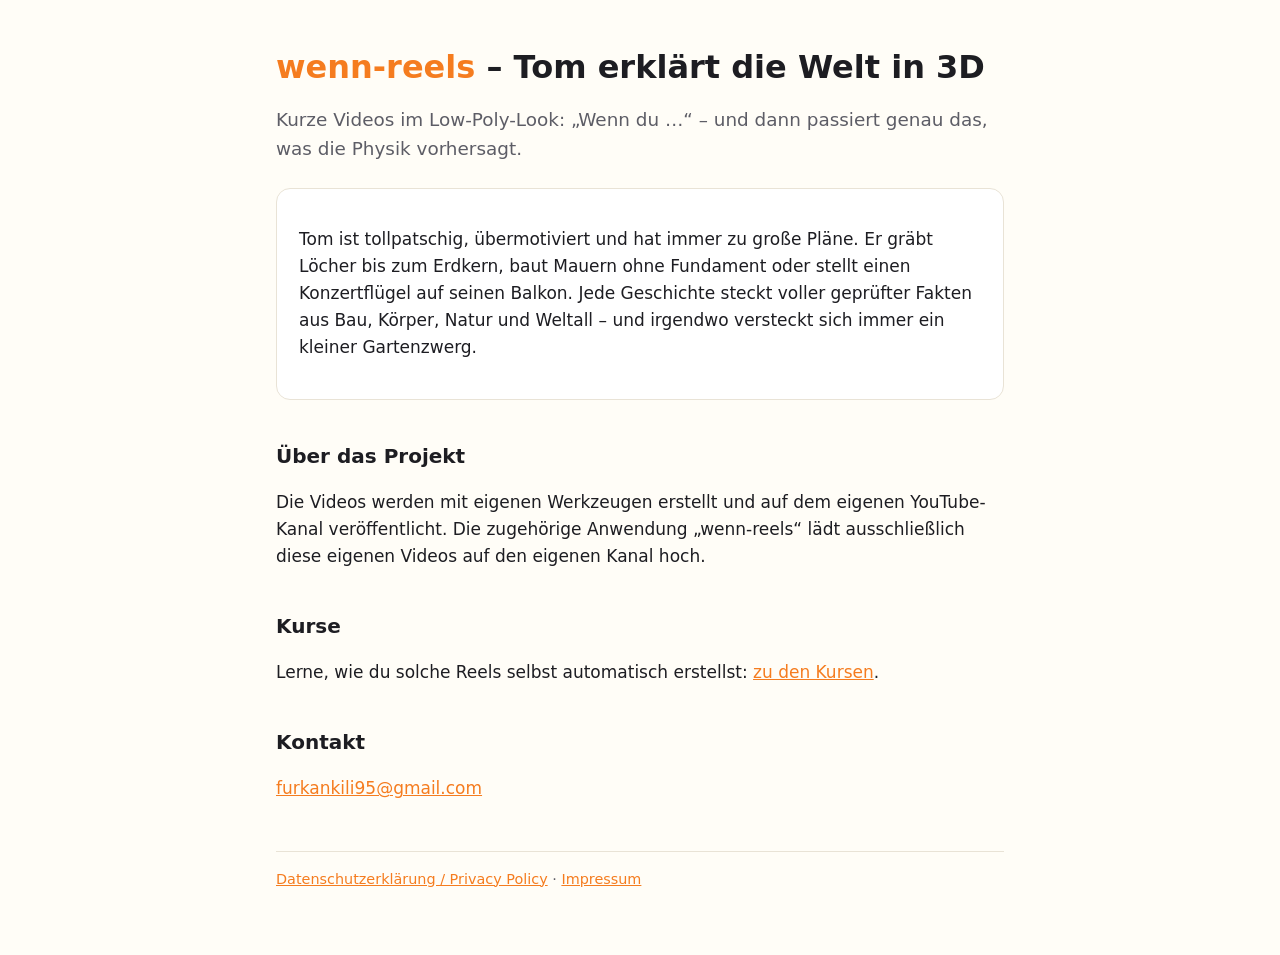
<file: index.html>
<!doctype html>
<html lang="de">
<head>
<meta charset="utf-8">
<meta name="viewport" content="width=device-width, initial-scale=1">
<title>wenn-reels – Tom erklärt die Welt in 3D</title>
<meta name="description" content="wenn-reels: kurze Low-Poly-3D-Videos, in denen Tom zeigt, was passiert, wenn …">
<link rel="stylesheet" href="style.css">
</head>
<body>
<main>
  <h1><span class="accent">wenn-reels</span> – Tom erklärt die Welt in 3D</h1>
  <p class="lead">Kurze Videos im Low-Poly-Look: „Wenn du …“ – und dann passiert genau das, was die Physik vorhersagt.</p>

  <div class="card">
    <p>Tom ist tollpatschig, übermotiviert und hat immer zu große Pläne. Er gräbt Löcher bis zum Erdkern, baut Mauern ohne Fundament
    oder stellt einen Konzertflügel auf seinen Balkon. Jede Geschichte steckt voller geprüfter Fakten aus Bau, Körper, Natur und Weltall –
    und irgendwo versteckt sich immer ein kleiner Gartenzwerg.</p>
  </div>

  <h2>Über das Projekt</h2>
  <p>Die Videos werden mit eigenen Werkzeugen erstellt und auf dem eigenen YouTube-Kanal veröffentlicht.
  Die zugehörige Anwendung „wenn-reels“ lädt ausschließlich diese eigenen Videos auf den eigenen Kanal hoch.</p>

  <h2>Kurse</h2>
  <p>Lerne, wie du solche Reels selbst automatisch erstellst: <a href="kurs/">zu den Kursen</a>.</p>

  <h2>Kontakt</h2>
  <p><a href="mailto:furkankili95@gmail.com">furkankili95@gmail.com</a></p>

  <footer>
    <a href="privacy.html">Datenschutzerklärung / Privacy Policy</a> · <a href="impressum.html">Impressum</a>
  </footer>
</main>
<script data-goatcounter="https://ahamoment10.goatcounter.com/count" async src="//gc.zgo.at/count.js"></script>
</body>
</html>
</file>
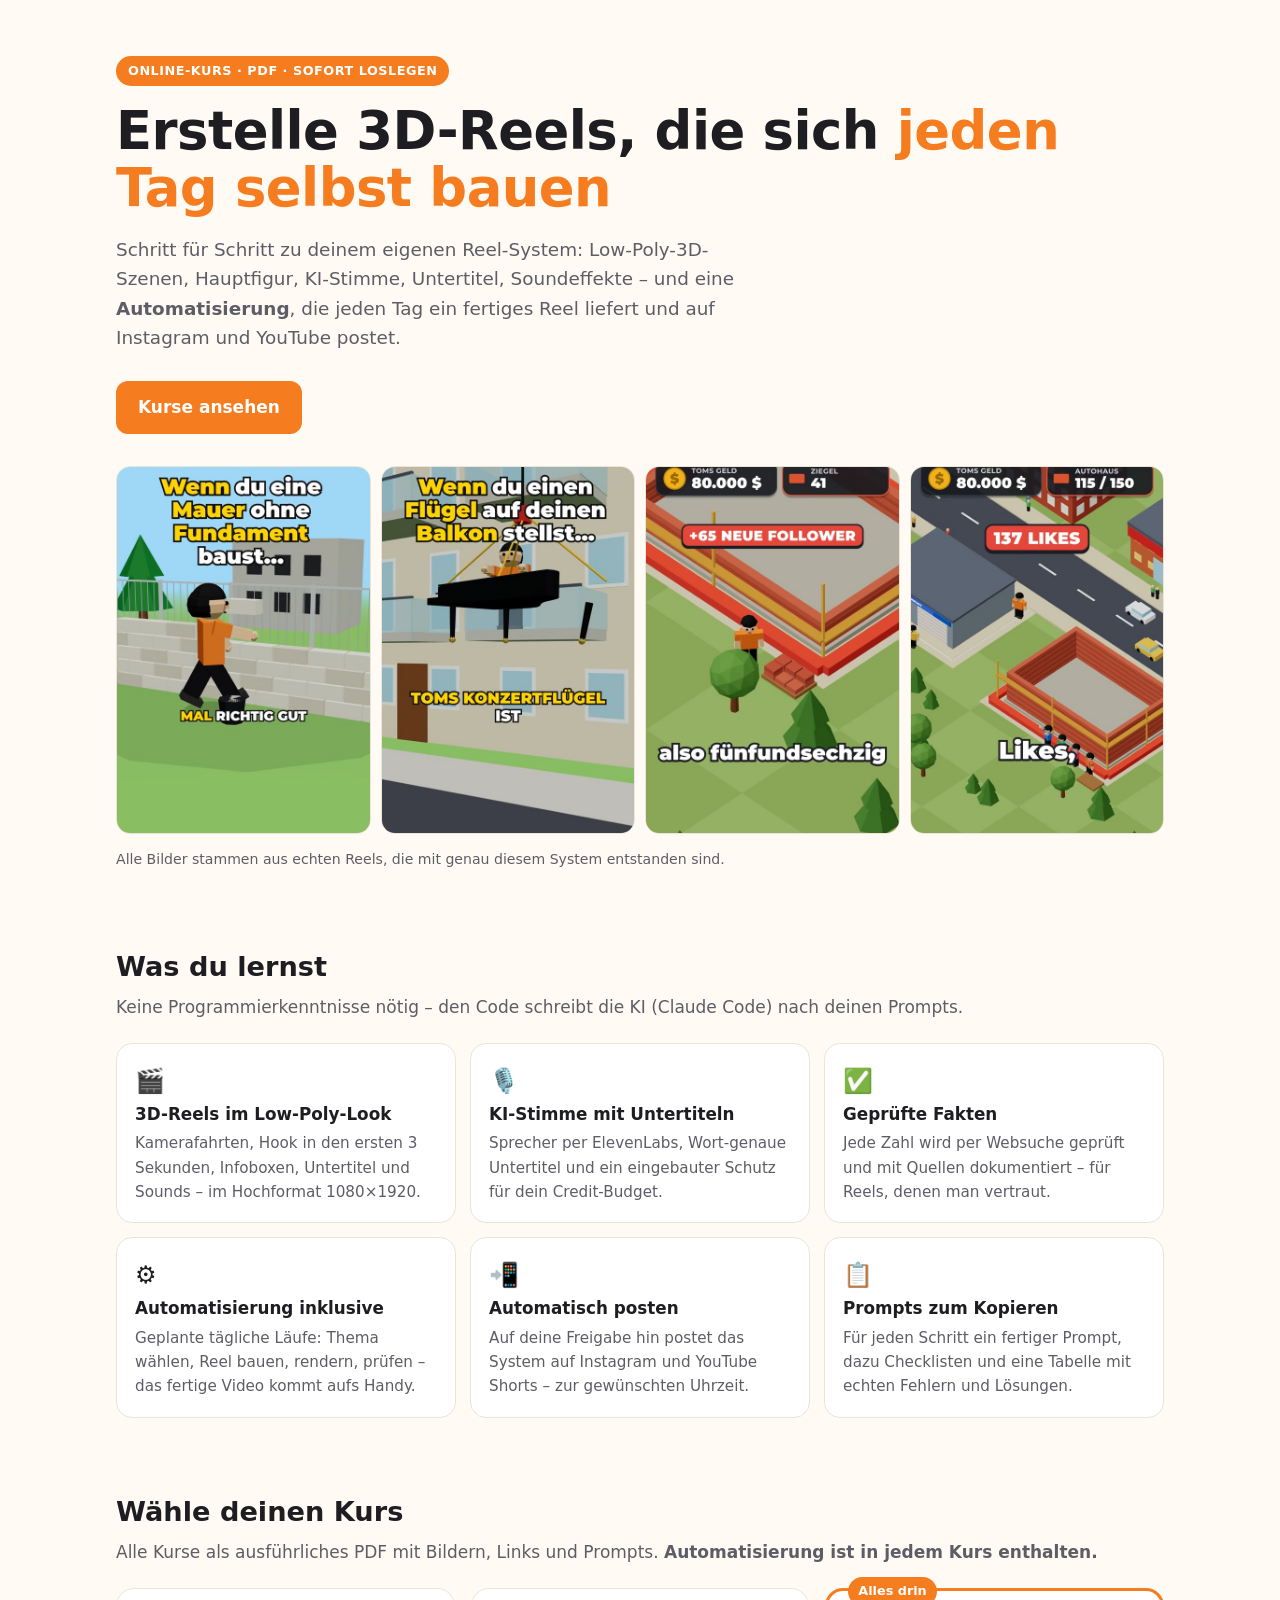
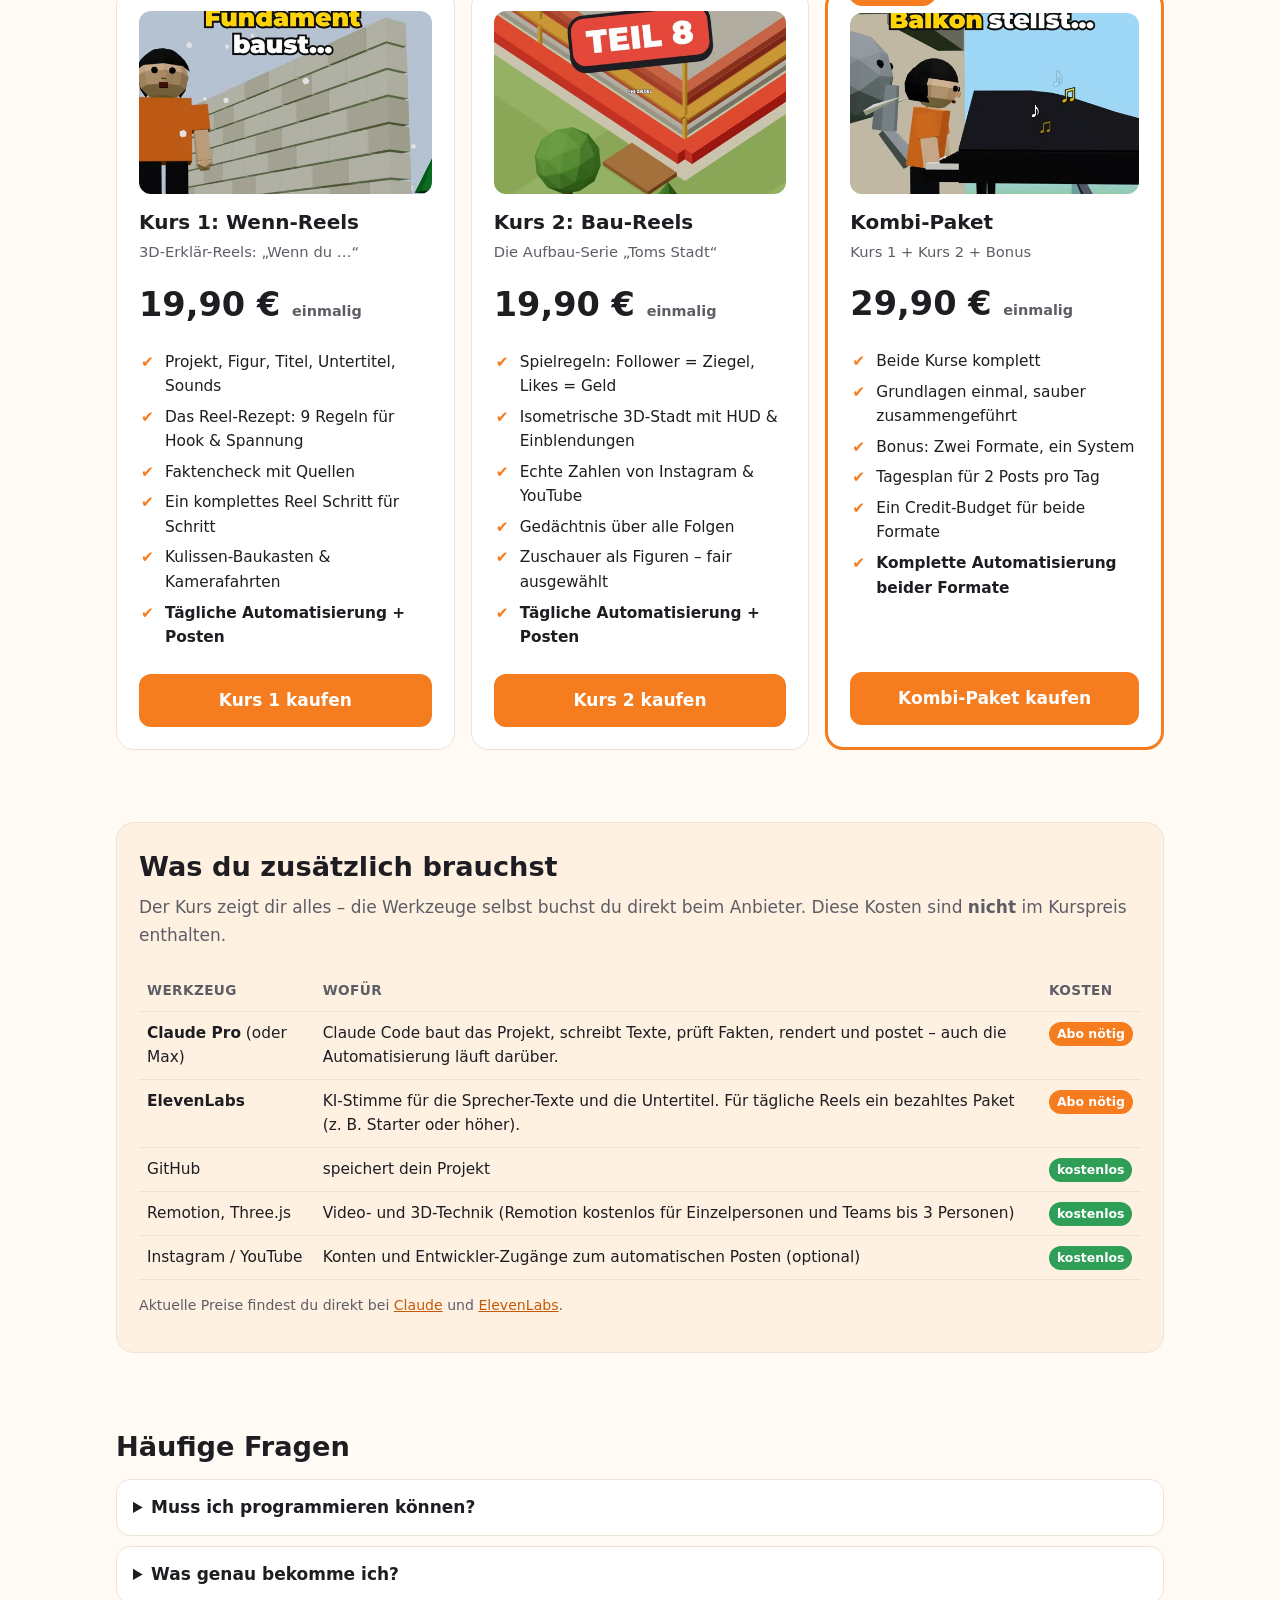
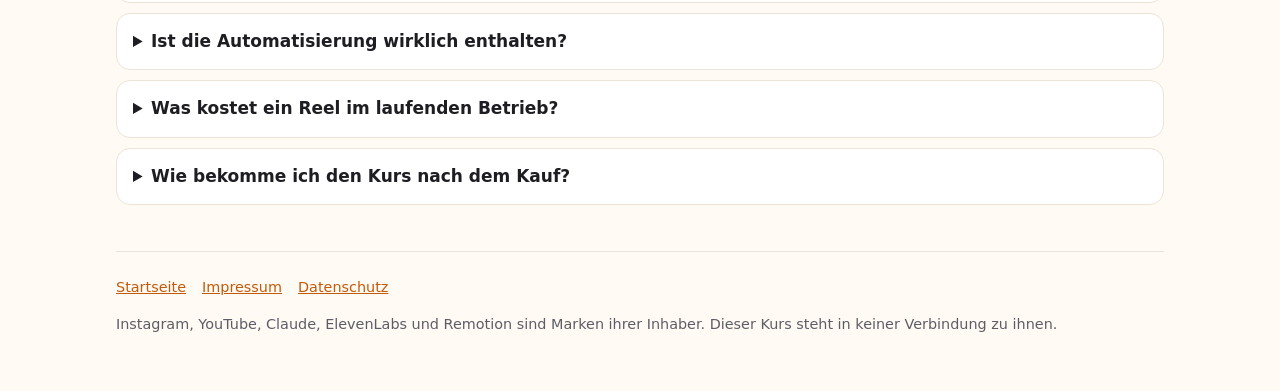
<file: kurs/index.html>
<!doctype html>
<html lang="de">
<head>
<meta charset="utf-8">
<meta name="viewport" content="width=device-width, initial-scale=1">
<title>Reel-Kurse – 3D-Reels automatisch erstellen</title>
<meta name="description" content="Lerne Schritt für Schritt, wie du Low-Poly-3D-Reels mit KI automatisch erstellst und postest: Wenn-Reels, Bau-Reels (Toms Stadt) oder beides im Kombi-Paket.">
<style>
:root{--bg:#fffaf3;--fg:#1d1d22;--muted:#5d5d66;--accent:#f57c1f;--accent-ink:#c25a0a;--card:#ffffff;--line:#ece4d6;--soft:#fff1e2;--ok:#2f9e57}
@media (prefers-color-scheme:dark){:root{--bg:#15151a;--fg:#f2f1ed;--muted:#a9a8b1;--accent-ink:#ffa45c;--card:#1f1f26;--line:#30303a;--soft:#2a2118}}
*{box-sizing:border-box}
html{scroll-behavior:smooth}
body{margin:0;background:var(--bg);color:var(--fg);font:17px/1.6 system-ui,-apple-system,"Segoe UI",Roboto,sans-serif}
a{color:var(--accent-ink)}
.wrap{max-width:1080px;margin:0 auto;padding:0 16px}
header{padding:56px 0 24px}
.tag{display:inline-block;background:var(--accent);color:#fff;font-weight:800;font-size:.8rem;letter-spacing:.04em;padding:5px 12px;border-radius:999px}
h1{font-size:clamp(2rem,5.5vw,3.3rem);line-height:1.08;margin:16px 0 12px;letter-spacing:-.01em}
h1 span{color:var(--accent)}
.lead{font-size:1.15rem;color:var(--muted);max-width:640px}
.cta{display:inline-block;background:var(--accent);color:#fff;font-weight:800;text-decoration:none;padding:13px 22px;border-radius:12px;margin-top:10px}
.cta:hover{filter:brightness(1.07)}
.cta.ghost{background:transparent;color:var(--accent-ink);border:2px solid var(--accent)}
.shots{display:grid;grid-template-columns:repeat(4,1fr);gap:10px;margin:32px 0 8px}
.shots img{width:100%;aspect-ratio:9/13;object-fit:cover;border-radius:14px;border:1px solid var(--line);display:block}
@media(max-width:700px){.shots{grid-template-columns:repeat(2,1fr)}}
section{padding:36px 0}
h2{font-size:1.7rem;margin:0 0 6px}
.sub{color:var(--muted);margin:0 0 22px}
.feats{display:grid;grid-template-columns:repeat(3,1fr);gap:14px}
@media(max-width:820px){.feats{grid-template-columns:1fr}}
.feat{background:var(--card);border:1px solid var(--line);border-radius:16px;padding:18px}
.feat b{display:block;font-size:1.05rem;margin-bottom:4px}
.feat p{margin:0;color:var(--muted);font-size:.95rem}
.ico{font-size:1.5rem}
.prices{display:grid;grid-template-columns:repeat(3,1fr);gap:16px;align-items:stretch}
@media(max-width:900px){.prices{grid-template-columns:1fr}}
.card{background:var(--card);border:1px solid var(--line);border-radius:18px;padding:22px;display:flex;flex-direction:column}
.card.best{border:3px solid var(--accent);position:relative}
.card.best::before{content:"Alles drin";position:absolute;top:-14px;left:20px;background:var(--accent);color:#fff;font-weight:800;font-size:.8rem;padding:4px 10px;border-radius:999px}
.card img{width:100%;aspect-ratio:16/10;object-fit:cover;object-position:center 35%;border-radius:12px;margin-bottom:12px}
.card h3{margin:0;font-size:1.25rem}
.card .kind{color:var(--muted);font-size:.92rem;margin:2px 0 10px}
.price{font-size:2.1rem;font-weight:900;margin:4px 0 2px}
.price small{font-size:.9rem;font-weight:600;color:var(--muted)}
ul.check{list-style:none;padding:0;margin:10px 0 18px;flex:1}
ul.check li{padding-left:26px;position:relative;margin:6px 0;font-size:.96rem}
ul.check li::before{content:"✔";position:absolute;left:2px;color:var(--accent);font-weight:900}
.card .cta{text-align:center;margin-top:auto}
.need{background:var(--soft);border:1px solid var(--line);border-radius:18px;padding:22px}
.need table{width:100%;border-collapse:collapse;font-size:.96rem}
.need th,.need td{text-align:left;padding:9px 8px;border-bottom:1px solid var(--line);vertical-align:top}
.need th{font-size:.85rem;color:var(--muted);font-weight:700;text-transform:uppercase;letter-spacing:.03em}
.pill{display:inline-block;font-size:.78rem;font-weight:800;padding:2px 8px;border-radius:999px;background:var(--accent);color:#fff;white-space:nowrap}
.pill.free{background:var(--ok)}
.tablewrap{overflow-x:auto}
details{background:var(--card);border:1px solid var(--line);border-radius:14px;padding:14px 16px;margin:10px 0}
summary{cursor:pointer;font-weight:700}
details p{margin:8px 0 0;color:var(--muted)}
footer{border-top:1px solid var(--line);padding:24px 0 40px;color:var(--muted);font-size:.9rem}
footer a{margin-right:16px}
.note{font-size:.88rem;color:var(--muted)}
</style>
</head>
<body>
<div class="wrap">

<header>
  <span class="tag">ONLINE-KURS · PDF · SOFORT LOSLEGEN</span>
  <h1>Erstelle 3D-Reels, die sich <span>jeden Tag selbst bauen</span></h1>
  <p class="lead">Schritt für Schritt zu deinem eigenen Reel-System: Low-Poly-3D-Szenen, Hauptfigur, KI-Stimme, Untertitel, Soundeffekte –
  und eine <b>Automatisierung</b>, die jeden Tag ein fertiges Reel liefert und auf Instagram und YouTube postet.</p>
  <a class="cta" href="#preise">Kurse ansehen</a>
  <div class="shots">
    <img src="img/mauer-hook.jpg" alt="Reel: Wenn du eine Mauer ohne Fundament baust">
    <img src="img/klavier-kran.jpg" alt="Reel: Wenn du einen Flügel auf deinen Balkon stellst">
    <img src="img/stadt-ziegel.jpg" alt="Toms Stadt: Follower werden zu Ziegeln">
    <img src="img/stadt-likes.jpg" alt="Toms Stadt: Likes werden zu Geld">
  </div>
  <p class="note">Alle Bilder stammen aus echten Reels, die mit genau diesem System entstanden sind.</p>
</header>

<section>
  <h2>Was du lernst</h2>
  <p class="sub">Keine Programmierkenntnisse nötig – den Code schreibt die KI (Claude Code) nach deinen Prompts.</p>
  <div class="feats">
    <div class="feat"><div class="ico">🎬</div><b>3D-Reels im Low-Poly-Look</b><p>Kamerafahrten, Hook in den ersten 3 Sekunden, Infoboxen, Untertitel und Sounds – im Hochformat 1080×1920.</p></div>
    <div class="feat"><div class="ico">🎙️</div><b>KI-Stimme mit Untertiteln</b><p>Sprecher per ElevenLabs, Wort-genaue Untertitel und ein eingebauter Schutz für dein Credit-Budget.</p></div>
    <div class="feat"><div class="ico">✅</div><b>Geprüfte Fakten</b><p>Jede Zahl wird per Websuche geprüft und mit Quellen dokumentiert – für Reels, denen man vertraut.</p></div>
    <div class="feat"><div class="ico">⚙️</div><b>Automatisierung inklusive</b><p>Geplante tägliche Läufe: Thema wählen, Reel bauen, rendern, prüfen – das fertige Video kommt aufs Handy.</p></div>
    <div class="feat"><div class="ico">📲</div><b>Automatisch posten</b><p>Auf deine Freigabe hin postet das System auf Instagram und YouTube Shorts – zur gewünschten Uhrzeit.</p></div>
    <div class="feat"><div class="ico">📋</div><b>Prompts zum Kopieren</b><p>Für jeden Schritt ein fertiger Prompt, dazu Checklisten und eine Tabelle mit echten Fehlern und Lösungen.</p></div>
  </div>
</section>

<section id="preise">
  <h2>Wähle deinen Kurs</h2>
  <p class="sub">Alle Kurse als ausführliches PDF mit Bildern, Links und Prompts. <b>Automatisierung ist in jedem Kurs enthalten.</b></p>
  <div class="prices">
    <div class="card">
      <img src="img/mauer-winter.jpg" alt="">
      <h3>Kurs 1: Wenn-Reels</h3>
      <div class="kind">3D-Erklär-Reels: „Wenn du …“</div>
      <div class="price">19,90 € <small>einmalig</small></div>
      <ul class="check">
        <li>Projekt, Figur, Titel, Untertitel, Sounds</li>
        <li>Das Reel-Rezept: 9 Regeln für Hook &amp; Spannung</li>
        <li>Faktencheck mit Quellen</li>
        <li>Ein komplettes Reel Schritt für Schritt</li>
        <li>Kulissen-Baukasten &amp; Kamerafahrten</li>
        <li><b>Tägliche Automatisierung + Posten</b></li>
      </ul>
      <a class="cta" data-product="kurs1" href="#">Kurs 1 kaufen</a>
    </div>
    <div class="card">
      <img src="img/stadt-hook.jpg" alt="">
      <h3>Kurs 2: Bau-Reels</h3>
      <div class="kind">Die Aufbau-Serie „Toms Stadt“</div>
      <div class="price">19,90 € <small>einmalig</small></div>
      <ul class="check">
        <li>Spielregeln: Follower = Ziegel, Likes = Geld</li>
        <li>Isometrische 3D-Stadt mit HUD &amp; Einblendungen</li>
        <li>Echte Zahlen von Instagram &amp; YouTube</li>
        <li>Gedächtnis über alle Folgen</li>
        <li>Zuschauer als Figuren – fair ausgewählt</li>
        <li><b>Tägliche Automatisierung + Posten</b></li>
      </ul>
      <a class="cta" data-product="kurs2" href="#">Kurs 2 kaufen</a>
    </div>
    <div class="card best">
      <img src="img/klavier-finale.jpg" alt="">
      <h3>Kombi-Paket</h3>
      <div class="kind">Kurs 1 + Kurs 2 + Bonus</div>
      <div class="price">29,90 € <small>einmalig</small></div>
      <ul class="check">
        <li>Beide Kurse komplett</li>
        <li>Grundlagen einmal, sauber zusammengeführt</li>
        <li>Bonus: Zwei Formate, ein System</li>
        <li>Tagesplan für 2 Posts pro Tag</li>
        <li>Ein Credit-Budget für beide Formate</li>
        <li><b>Komplette Automatisierung beider Formate</b></li>
      </ul>
      <a class="cta" data-product="kombi" href="#">Kombi-Paket kaufen</a>
    </div>
  </div>
</section>

<section>
  <div class="need">
    <h2>Was du zusätzlich brauchst</h2>
    <p class="sub">Der Kurs zeigt dir alles – die Werkzeuge selbst buchst du direkt beim Anbieter. Diese Kosten sind <b>nicht</b> im Kurspreis enthalten.</p>
    <div class="tablewrap">
    <table>
      <tr><th>Werkzeug</th><th>Wofür</th><th>Kosten</th></tr>
      <tr><td><b>Claude Pro</b> (oder Max)</td><td>Claude Code baut das Projekt, schreibt Texte, prüft Fakten, rendert und postet – auch die Automatisierung läuft darüber.</td><td><span class="pill">Abo nötig</span></td></tr>
      <tr><td><b>ElevenLabs</b></td><td>KI-Stimme für die Sprecher-Texte und die Untertitel. Für tägliche Reels ein bezahltes Paket (z. B. Starter oder höher).</td><td><span class="pill">Abo nötig</span></td></tr>
      <tr><td>GitHub</td><td>speichert dein Projekt</td><td><span class="pill free">kostenlos</span></td></tr>
      <tr><td>Remotion, Three.js</td><td>Video- und 3D-Technik (Remotion kostenlos für Einzelpersonen und Teams bis 3 Personen)</td><td><span class="pill free">kostenlos</span></td></tr>
      <tr><td>Instagram / YouTube</td><td>Konten und Entwickler-Zugänge zum automatischen Posten (optional)</td><td><span class="pill free">kostenlos</span></td></tr>
    </table>
    </div>
    <p class="note">Aktuelle Preise findest du direkt bei <a href="https://claude.com/pricing">Claude</a> und <a href="https://elevenlabs.io/pricing">ElevenLabs</a>.</p>
  </div>
</section>

<section>
  <h2>Häufige Fragen</h2>
  <details><summary>Muss ich programmieren können?</summary><p>Nein. Du kopierst die Prompts aus dem Kurs in Claude Code, die KI schreibt den Code. Du solltest aber bereit sein, Konten anzulegen und Schlüssel (API-Keys) einzutragen – das erklärt der Kurs Schritt für Schritt.</p></details>
  <details><summary>Was genau bekomme ich?</summary><p>Ein ausführliches PDF (15 bzw. 24 Seiten im Kombi-Paket) mit Anleitungen, Links, Bildern, Prompts zum Kopieren, Checklisten und einer Fehler-Tabelle. Kein fertiger Code – den baut die KI nach deinen Wünschen.</p></details>
  <details><summary>Ist die Automatisierung wirklich enthalten?</summary><p>Ja, in allen drei Kursen: geplante tägliche Läufe, die ein fertiges Reel bauen und dir schicken, plus das Posten auf Instagram und YouTube nach deiner Freigabe.</p></details>
  <details><summary>Was kostet ein Reel im laufenden Betrieb?</summary><p>Neben deinen Abos vor allem ElevenLabs-Credits: ein 35-Sekunden-Reel braucht bei uns etwa 100–130 Credits.</p></details>
  <details><summary>Wie bekomme ich den Kurs nach dem Kauf?</summary><p>Du erhältst das PDF nach dem Kauf per Download bzw. E-Mail.</p></details>
</section>

<footer>
  <a href="../index.html">Startseite</a><a href="../impressum.html">Impressum</a><a href="../privacy.html">Datenschutz</a>
  <p>Instagram, YouTube, Claude, ElevenLabs und Remotion sind Marken ihrer Inhaber. Dieser Kurs steht in keiner Verbindung zu ihnen.</p>
</footer>

</div>
<script>
// Gumroad-Produktlinks hier eintragen, z. B. "https://deinname.gumroad.com/l/wenn-reels".
// Solange leer: Bestellung per E-Mail. Mit Link: Gumroad-Kaufen-Fenster direkt auf dieser Seite (Overlay).
const CHECKOUT = { kurs1: "https://furkankili.gumroad.com/l/Wenn-du-Reels", kurs2: "https://furkankili.gumroad.com/l/Serie", kombi: "https://furkankili.gumroad.com/l/Kombi" };
const NAMES = { kurs1: "Kurs 1: Wenn-Reels (19,90 €)", kurs2: "Kurs 2: Bau-Reels (19,90 €)", kombi: "Kombi-Paket (29,90 €)" };
let gumroad = false;
document.querySelectorAll("[data-product]").forEach((a) => {
  const p = a.dataset.product;
  if (CHECKOUT[p]) {
    a.href = CHECKOUT[p];
    a.classList.add("gumroad-button");
    gumroad = gumroad || CHECKOUT[p].includes("gumroad.com");
  } else {
    a.href = `mailto:furkankili95@gmail.com?subject=${encodeURIComponent("Bestellung " + NAMES[p])}`;
  }
});
if (gumroad) {
  const s = document.createElement("script");
  s.src = "https://gumroad.com/js/gumroad.js";
  document.body.appendChild(s);
}
</script>
<script data-goatcounter="https://ahamoment10.goatcounter.com/count" async src="//gc.zgo.at/count.js"></script>
</body>
</html>
</file>
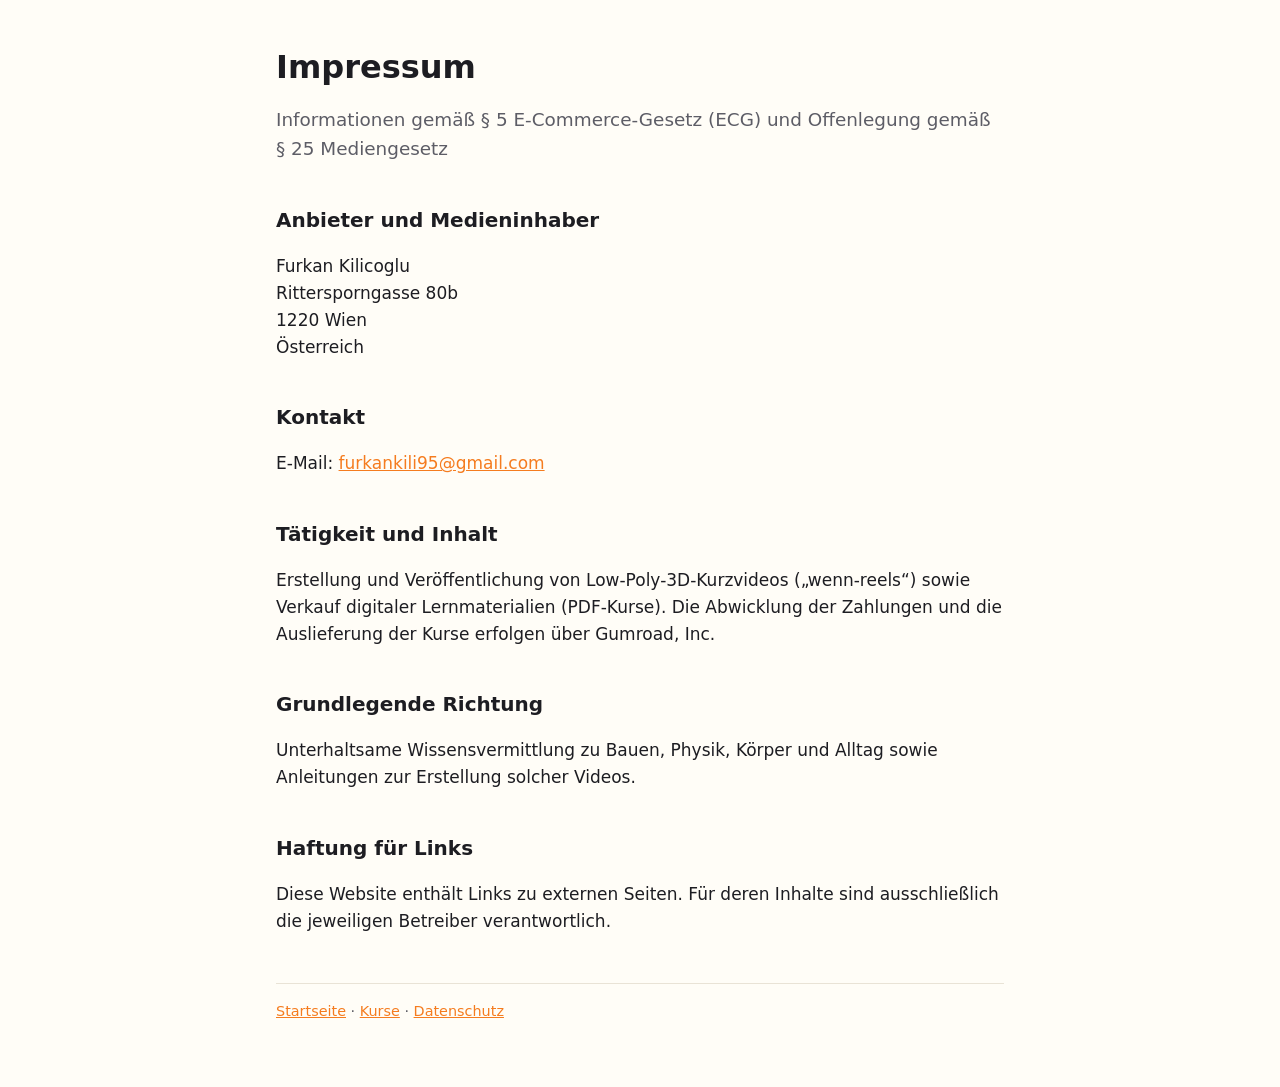
<file: impressum.html>
<!doctype html>
<html lang="de">
<head>
<meta charset="utf-8">
<meta name="viewport" content="width=device-width, initial-scale=1">
<title>Impressum – wenn-reels</title>
<meta name="description" content="Impressum und Offenlegung von wenn-reels.">
<link rel="stylesheet" href="style.css">
</head>
<body>
<main>
  <h1>Impressum</h1>
  <p class="lead">Informationen gemäß § 5 E-Commerce-Gesetz (ECG) und Offenlegung gemäß § 25 Mediengesetz</p>

  <h2>Anbieter und Medieninhaber</h2>
  <p>Furkan Kilicoglu<br>Rittersporngasse 80b<br>1220 Wien<br>Österreich</p>

  <h2>Kontakt</h2>
  <p>E-Mail: <a href="mailto:furkankili95@gmail.com">furkankili95@gmail.com</a></p>

  <h2>Tätigkeit und Inhalt</h2>
  <p>Erstellung und Veröffentlichung von Low-Poly-3D-Kurzvideos („wenn-reels“) sowie Verkauf digitaler Lernmaterialien (PDF-Kurse).
  Die Abwicklung der Zahlungen und die Auslieferung der Kurse erfolgen über Gumroad, Inc.</p>

  <h2>Grundlegende Richtung</h2>
  <p>Unterhaltsame Wissensvermittlung zu Bauen, Physik, Körper und Alltag sowie Anleitungen zur Erstellung solcher Videos.</p>

  <h2>Haftung für Links</h2>
  <p>Diese Website enthält Links zu externen Seiten. Für deren Inhalte sind ausschließlich die jeweiligen Betreiber verantwortlich.</p>

  <footer>
    <a href="index.html">Startseite</a> · <a href="kurs/">Kurse</a> · <a href="privacy.html">Datenschutz</a>
  </footer>
</main>
<script data-goatcounter="https://ahamoment10.goatcounter.com/count" async src="//gc.zgo.at/count.js"></script>
</body>
</html>
</file>
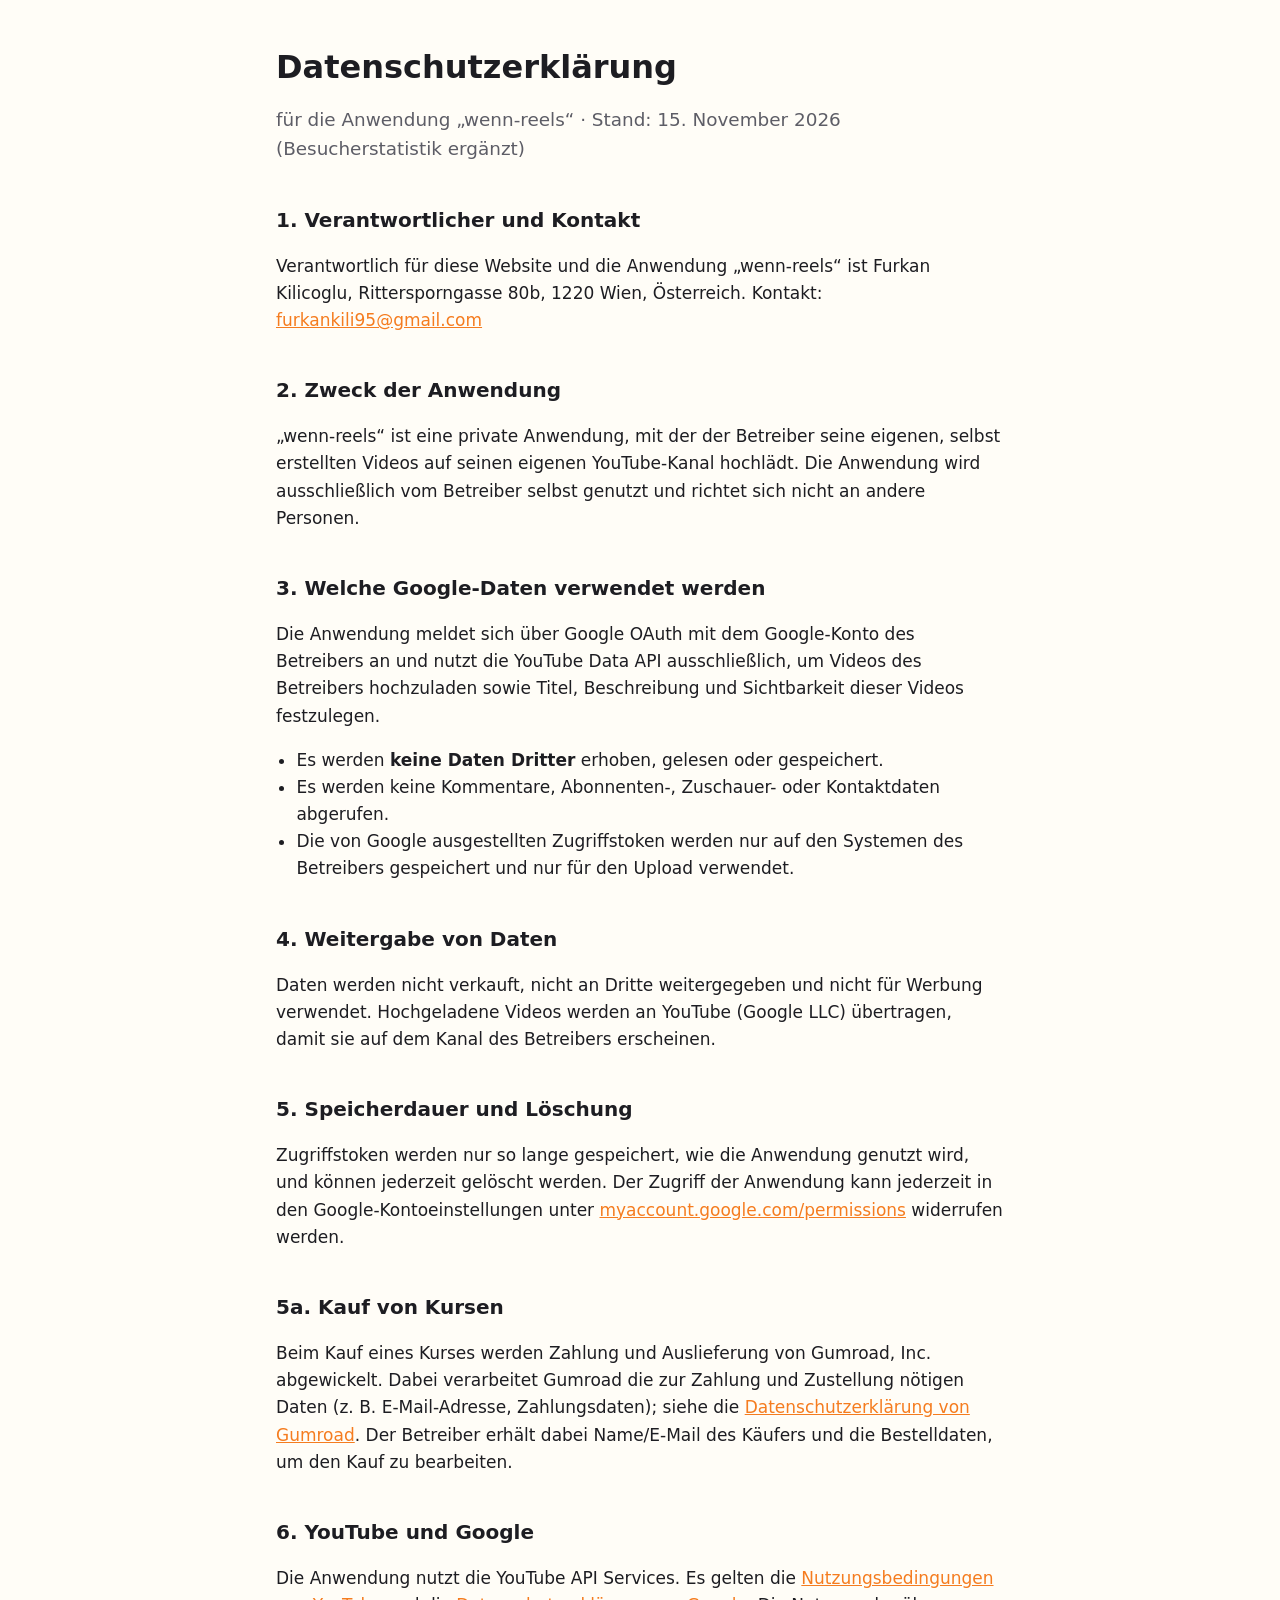
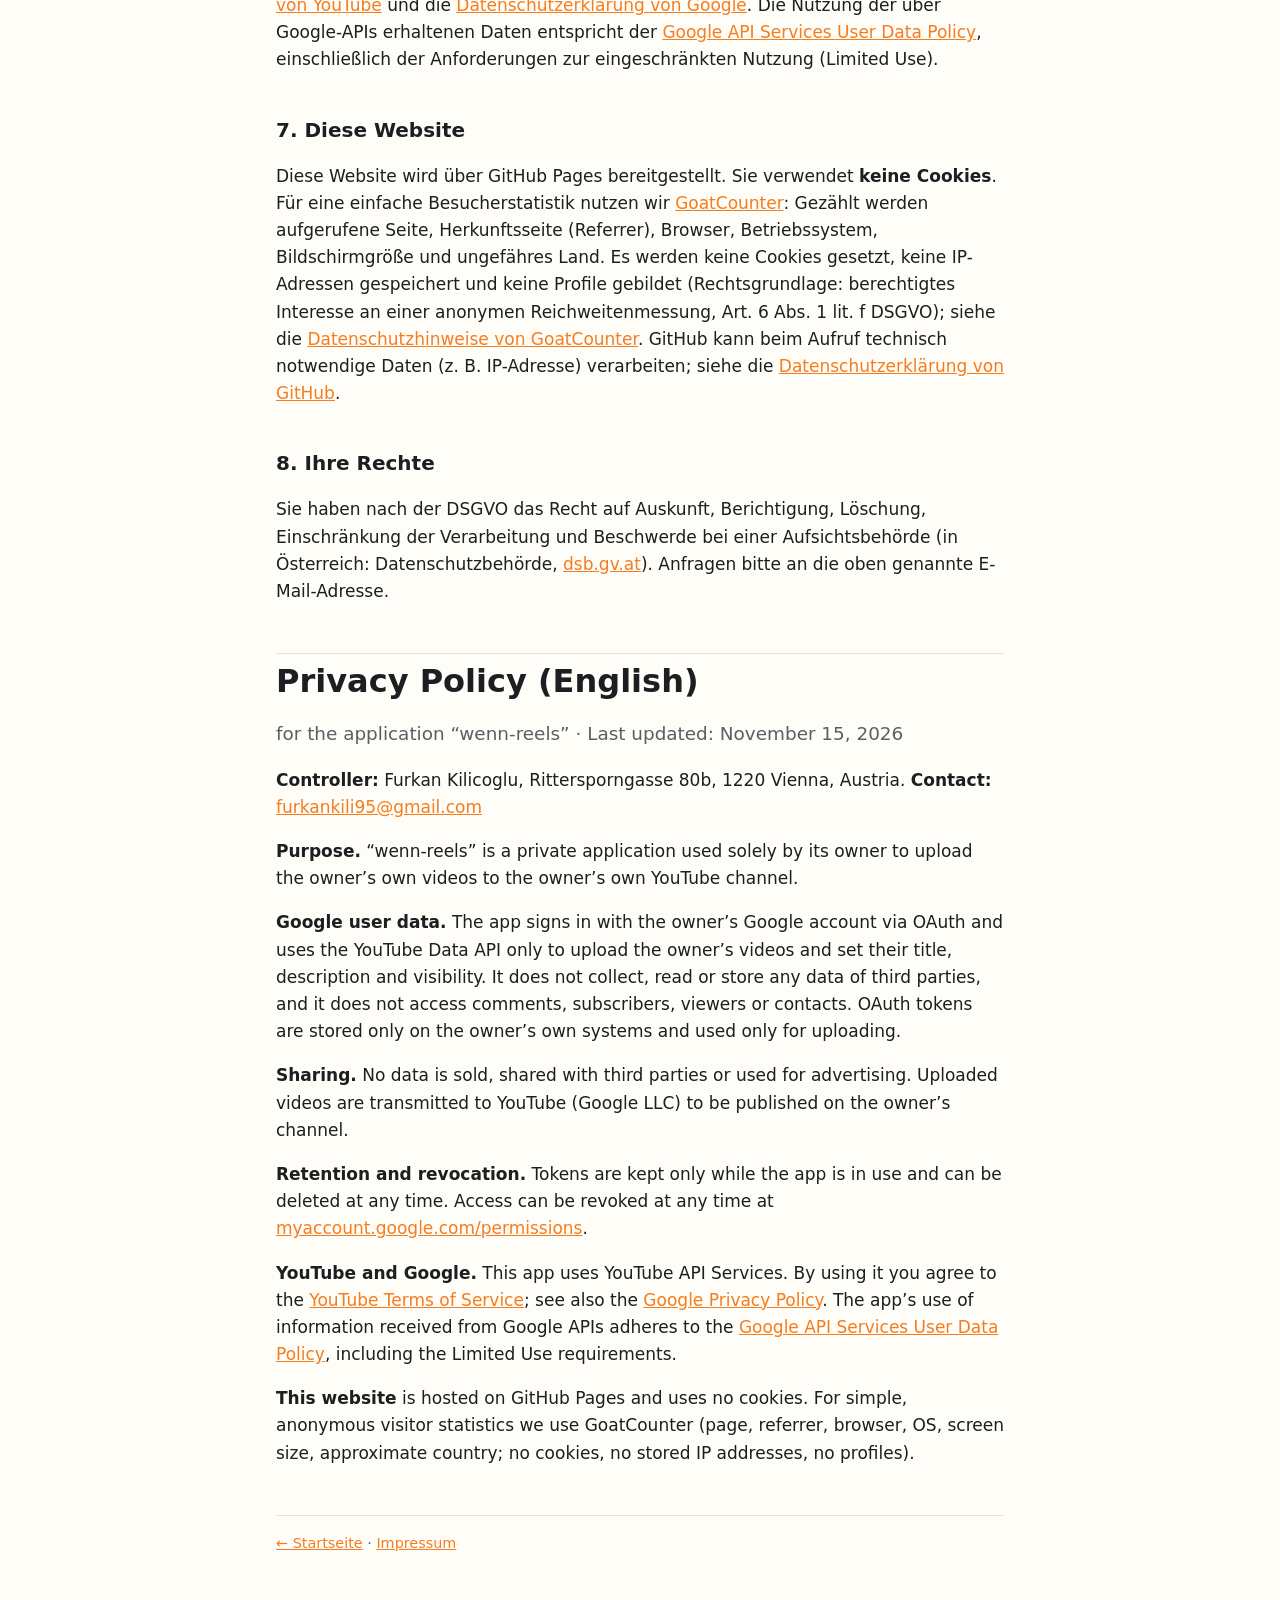
<file: privacy.html>
<!doctype html>
<html lang="de">
<head>
<meta charset="utf-8">
<meta name="viewport" content="width=device-width, initial-scale=1">
<title>Datenschutzerklärung – wenn-reels</title>
<meta name="description" content="Datenschutzerklärung und Privacy Policy der Anwendung wenn-reels.">
<link rel="stylesheet" href="style.css">
</head>
<body>
<main>
  <h1>Datenschutzerklärung</h1>
  <p class="lead">für die Anwendung „wenn-reels“ · Stand: 15. November 2026 (Besucherstatistik ergänzt)</p>

  <h2>1. Verantwortlicher und Kontakt</h2>
  <p>Verantwortlich für diese Website und die Anwendung „wenn-reels“ ist Furkan Kilicoglu, Rittersporngasse 80b, 1220 Wien, Österreich.
  Kontakt: <a href="mailto:furkankili95@gmail.com">furkankili95@gmail.com</a></p>

  <h2>2. Zweck der Anwendung</h2>
  <p>„wenn-reels“ ist eine private Anwendung, mit der der Betreiber seine eigenen, selbst erstellten Videos auf seinen eigenen
  YouTube-Kanal hochlädt. Die Anwendung wird ausschließlich vom Betreiber selbst genutzt und richtet sich nicht an andere Personen.</p>

  <h2>3. Welche Google-Daten verwendet werden</h2>
  <p>Die Anwendung meldet sich über Google OAuth mit dem Google-Konto des Betreibers an und nutzt die YouTube Data API
  ausschließlich, um Videos des Betreibers hochzuladen sowie Titel, Beschreibung und Sichtbarkeit dieser Videos festzulegen.</p>
  <ul>
    <li>Es werden <strong>keine Daten Dritter</strong> erhoben, gelesen oder gespeichert.</li>
    <li>Es werden keine Kommentare, Abonnenten-, Zuschauer- oder Kontaktdaten abgerufen.</li>
    <li>Die von Google ausgestellten Zugriffstoken werden nur auf den Systemen des Betreibers gespeichert und nur für den Upload verwendet.</li>
  </ul>

  <h2>4. Weitergabe von Daten</h2>
  <p>Daten werden nicht verkauft, nicht an Dritte weitergegeben und nicht für Werbung verwendet. Hochgeladene Videos werden
  an YouTube (Google LLC) übertragen, damit sie auf dem Kanal des Betreibers erscheinen.</p>

  <h2>5. Speicherdauer und Löschung</h2>
  <p>Zugriffstoken werden nur so lange gespeichert, wie die Anwendung genutzt wird, und können jederzeit gelöscht werden.
  Der Zugriff der Anwendung kann jederzeit in den Google-Kontoeinstellungen unter
  <a href="https://myaccount.google.com/permissions">myaccount.google.com/permissions</a> widerrufen werden.</p>

  <h2>5a. Kauf von Kursen</h2>
  <p>Beim Kauf eines Kurses werden Zahlung und Auslieferung von Gumroad, Inc. abgewickelt. Dabei verarbeitet Gumroad die zur Zahlung und Zustellung nötigen Daten (z. B. E-Mail-Adresse, Zahlungsdaten); siehe die <a href="https://gumroad.com/privacy">Datenschutzerklärung von Gumroad</a>. Der Betreiber erhält dabei Name/E-Mail des Käufers und die Bestelldaten, um den Kauf zu bearbeiten.</p>

  <h2>6. YouTube und Google</h2>
  <p>Die Anwendung nutzt die YouTube API Services. Es gelten die
  <a href="https://www.youtube.com/t/terms">Nutzungsbedingungen von YouTube</a> und die
  <a href="https://policies.google.com/privacy">Datenschutzerklärung von Google</a>.
  Die Nutzung der über Google-APIs erhaltenen Daten entspricht der
  <a href="https://developers.google.com/terms/api-services-user-data-policy">Google API Services User Data Policy</a>,
  einschließlich der Anforderungen zur eingeschränkten Nutzung (Limited Use).</p>

  <h2>7. Diese Website</h2>
  <p>Diese Website wird über GitHub Pages bereitgestellt. Sie verwendet <b>keine Cookies</b>. Für eine einfache Besucherstatistik nutzen wir
  <a href="https://www.goatcounter.com">GoatCounter</a>: Gezählt werden aufgerufene Seite, Herkunftsseite (Referrer), Browser, Betriebssystem,
  Bildschirmgröße und ungefähres Land. Es werden keine Cookies gesetzt, keine IP-Adressen gespeichert und keine Profile gebildet
  (Rechtsgrundlage: berechtigtes Interesse an einer anonymen Reichweitenmessung, Art. 6 Abs. 1 lit. f DSGVO); siehe die
  <a href="https://www.goatcounter.com/help/privacy">Datenschutzhinweise von GoatCounter</a>.
  GitHub kann beim Aufruf technisch notwendige Daten (z. B. IP-Adresse) verarbeiten; siehe die
  <a href="https://docs.github.com/de/site-policy/privacy-policies/github-general-privacy-statement">Datenschutzerklärung von GitHub</a>.</p>

  <h2>8. Ihre Rechte</h2>
  <p>Sie haben nach der DSGVO das Recht auf Auskunft, Berichtigung, Löschung, Einschränkung der Verarbeitung und Beschwerde bei einer
  Aufsichtsbehörde (in Österreich: Datenschutzbehörde, <a href="https://www.dsb.gv.at">dsb.gv.at</a>). Anfragen bitte an die oben genannte E-Mail-Adresse.</p>

  <hr style="border:none;border-top:1px solid var(--line);margin:48px 0 8px">

  <h1 lang="en">Privacy Policy (English)</h1>
  <div lang="en">
  <p class="lead">for the application “wenn-reels” · Last updated: November 15, 2026</p>
  <p><strong>Controller:</strong> Furkan Kilicoglu, Rittersporngasse 80b, 1220 Vienna, Austria. <strong>Contact:</strong> <a href="mailto:furkankili95@gmail.com">furkankili95@gmail.com</a></p>
  <p><strong>Purpose.</strong> “wenn-reels” is a private application used solely by its owner to upload the owner’s own videos to the owner’s own YouTube channel.</p>
  <p><strong>Google user data.</strong> The app signs in with the owner’s Google account via OAuth and uses the YouTube Data API only to upload the owner’s videos and set their title, description and visibility. It does not collect, read or store any data of third parties, and it does not access comments, subscribers, viewers or contacts. OAuth tokens are stored only on the owner’s own systems and used only for uploading.</p>
  <p><strong>Sharing.</strong> No data is sold, shared with third parties or used for advertising. Uploaded videos are transmitted to YouTube (Google LLC) to be published on the owner’s channel.</p>
  <p><strong>Retention and revocation.</strong> Tokens are kept only while the app is in use and can be deleted at any time. Access can be revoked at any time at <a href="https://myaccount.google.com/permissions">myaccount.google.com/permissions</a>.</p>
  <p><strong>YouTube and Google.</strong> This app uses YouTube API Services. By using it you agree to the <a href="https://www.youtube.com/t/terms">YouTube Terms of Service</a>; see also the <a href="https://policies.google.com/privacy">Google Privacy Policy</a>. The app’s use of information received from Google APIs adheres to the <a href="https://developers.google.com/terms/api-services-user-data-policy">Google API Services User Data Policy</a>, including the Limited Use requirements.</p>
  <p><strong>This website</strong> is hosted on GitHub Pages and uses no cookies. For simple, anonymous visitor statistics we use GoatCounter (page, referrer, browser, OS, screen size, approximate country; no cookies, no stored IP addresses, no profiles).</p>
  </div>

  <footer><a href="index.html">← Startseite</a> · <a href="impressum.html">Impressum</a></footer>
</main>
<script data-goatcounter="https://ahamoment10.goatcounter.com/count" async src="//gc.zgo.at/count.js"></script>
</body>
</html>
</file>
<file: style.css>
:root{--bg:#fffdf7;--fg:#1d1d22;--muted:#5d5d66;--accent:#f57c1f;--card:#ffffff;--line:#e9e3d6}
@media (prefers-color-scheme:dark){:root{--bg:#16161b;--fg:#f1f0ec;--muted:#a8a7b0;--card:#1f1f26;--line:#30303a}}
*{box-sizing:border-box}
body{margin:0;background:var(--bg);color:var(--fg);font:17px/1.6 system-ui,-apple-system,"Segoe UI",Roboto,sans-serif}
main{max-width:760px;margin:0 auto;padding:48px 16px 64px}
h1{font-size:2rem;line-height:1.2;margin:0 0 .4em}
h2{font-size:1.25rem;margin:2em 0 .4em}
.accent{color:var(--accent)}
.lead{font-size:1.15rem;color:var(--muted)}
.card{background:var(--card);border:1px solid var(--line);border-radius:14px;padding:20px 22px;margin:24px 0}
a{color:var(--accent)}
footer{margin-top:48px;padding-top:16px;border-top:1px solid var(--line);color:var(--muted);font-size:.9rem}
ul{padding-left:1.2em}
</file>
